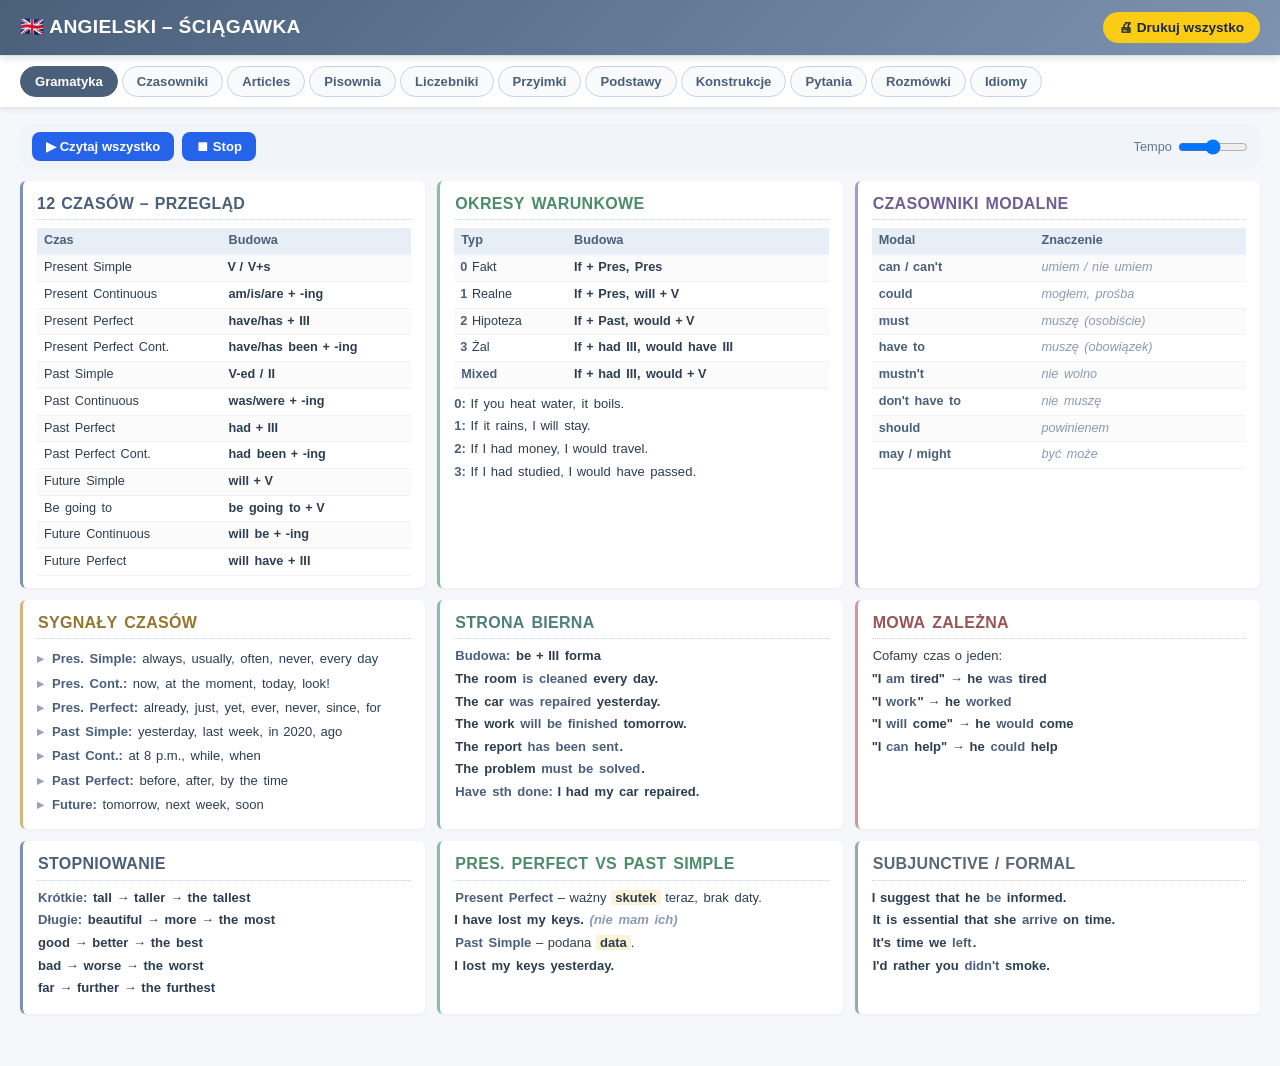
<file: sciagawka.html>
<!DOCTYPE html>
<html lang="pl">
<head>
<meta charset="UTF-8">
<meta name="viewport" content="width=device-width, initial-scale=1.0">
<title>Angielski – Ściągawka</title>
<style>
  * { box-sizing: border-box; margin: 0; padding: 0; }

  body {
    font-family: 'Segoe UI', Arial, sans-serif;
    background: #f5f7fa;
    color: #2c3e50;
    font-size: 10.5pt;
    line-height: 1.4;
  }

  /* ===== NAGŁÓWEK ===== */
  .top-bar {
    background: linear-gradient(135deg, #4a5f7a, #7e93af);
    color: #fff;
    padding: 12px 20px;
    display: flex;
    justify-content: space-between;
    align-items: center;
    box-shadow: 0 2px 8px rgba(0,0,0,.15);
    position: sticky; top: 0; z-index: 50;
    flex-wrap: wrap; gap: 10px;
  }
  .top-bar h1 { font-size: 1.2rem; font-weight: 700; letter-spacing: .3px; }
  .print-btn {
    padding: 8px 16px;
    background: #facc15; color: #1e293b;
    border: none; border-radius: 20px;
    font-weight: 700; font-size: .85rem;
    cursor: pointer;
  }
  .print-btn:hover { background: #eab308; }

  /* ===== ZAKŁADKI ===== */
  .tabs-nav {
    display: flex;
    flex-wrap: wrap;
    gap: 4px;
    padding: 10px 20px;
    background: #fff;
    border-bottom: 2px solid #e2e8f0;
    position: sticky; top: 56px; z-index: 40;
    box-shadow: 0 2px 6px rgba(0,0,0,.05);
  }
  .tab-btn {
    padding: 7px 14px;
    border: 1.5px solid #c8d2e0;
    border-radius: 18px;
    background: #f8fafc;
    color: #4a5f7a;
    font-weight: 600;
    font-size: .82rem;
    cursor: pointer;
    transition: .15s;
  }
  .tab-btn:hover { background: #e8eef5; }
  .tab-btn.active {
    background: #4a5f7a; color: #fff;
    border-color: #4a5f7a;
  }

  /* ===== TREŚĆ ===== */
  .tab-content {
    display: none;
    padding: 16px 20px 40px;
    max-width: 1400px;
    margin: 0 auto;
  }
  .tab-content.active { display: block; }

  .grid-2col { display: grid; grid-template-columns: 1fr 1fr; gap: 12px; }
  .grid-3col { display: grid; grid-template-columns: 1fr 1fr 1fr; gap: 12px; }

  .box {
    background: #fff;
    border-left: 3.5px solid #7e93af;
    border-radius: 6px;
    padding: 12px 14px;
    box-shadow: 0 1px 3px rgba(0,0,0,.05);
    margin-bottom: 12px;
    break-inside: avoid;
  }
  .box h2 {
    font-size: 1rem;
    color: #4a5f7a;
    margin-bottom: 8px;
    padding-bottom: 4px;
    border-bottom: 1.5px dotted #c8d2e0;
    text-transform: uppercase;
    letter-spacing: .3px;
    font-weight: 700;
  }

  .box.green  { border-color: #86bfa1; }
  .box.green h2  { color: #4d8c6a; }
  .box.amber  { border-color: #d4b678; }
  .box.amber h2  { color: #96762f; }
  .box.rose   { border-color: #d49595; }
  .box.rose h2   { color: #9a5555; }
  .box.purple { border-color: #a99bc9; }
  .box.purple h2 { color: #6f5e96; }
  .box.teal   { border-color: #86bcb6; }
  .box.teal h2   { color: #4d8079; }
  .box.slate  { border-color: #9aa7b8; }
  .box.slate h2  { color: #5b6878; }

  table {
    width: 100%;
    border-collapse: collapse;
    font-size: 9.5pt;
  }
  td, th {
    padding: 4px 6px;
    text-align: left;
    vertical-align: top;
    border-bottom: 1px solid #eef2f7;
  }
  th {
    background: #e8eef5;
    font-weight: 700;
    color: #4a5f7a;
    font-size: 9.5pt;
  }
  tr:nth-child(even) td { background: rgba(0,0,0,.015); }

  b, strong { color: #4a5f7a; }
  .en { color: #2c3e50; font-weight: 600; }
  .pl { color: #8a9bb0; font-style: italic; }
  .hl { background: #fdf3d8; padding: 0 3px; border-radius: 2px; font-weight: 600; }

  ul { list-style: none; }
  ul li {
    padding: 3px 0 3px 14px;
    position: relative;
    font-size: 9.8pt;
  }
  ul li::before {
    content: "▸";
    position: absolute;
    left: 0;
    color: #93a4bb;
    font-weight: 700;
  }

  p { margin-bottom: 6px; font-size: 10pt; }
  p.mini { font-size: 9.8pt; line-height: 1.35; margin-bottom: 5px; }

  /* ===== PASEK AUDIO ===== */
  .audio-bar {
    display: flex;
    gap: 8px;
    align-items: center;
    background: #f1f5f9;
    padding: 8px 12px;
    border-radius: 10px;
    margin-bottom: 12px;
    flex-wrap: wrap;
  }
  .audio-bar button {
    padding: 7px 14px;
    border: none; border-radius: 8px;
    background: #2563eb; color: #fff;
    font-weight: 600; font-size: .82rem;
    cursor: pointer;
    transition: .15s;
  }
  .audio-bar button:hover { background: #1e40af; }
  .audio-bar .rate-mini {
    display: flex; align-items: center; gap: 6px;
    margin-left: auto; font-size: .8rem; color: #64748b;
  }
  .audio-bar .rate-mini input { width: 70px; }

  /* ===== KLIKALNE SŁOWA ===== */
  .word {
    display: inline;
    cursor: pointer;
    border-radius: 3px;
    padding: 0 1px;
    transition: background .12s;
  }
  .word:hover { background: rgba(37,99,235,.18); }
  .word.speaking { background: rgba(250,204,21,.85); }

  /* ===== POPUP ===== */
  .word-popup {
    position: fixed;
    z-index: 1000;
    background: #fff;
    border: 2px solid #2563eb;
    border-radius: 10px;
    padding: 10px 12px;
    width: 220px;
    max-width: 90vw;
    box-shadow: 0 8px 24px rgba(0,0,0,.25);
    font-family: 'Segoe UI', Arial, sans-serif;
    font-size: .88rem;
  }
  .word-popup.hidden { display: none; }
  .wp-word {
    font-weight: 700; color: #1e40af;
    font-size: 1rem; margin-bottom: 8px;
    word-break: break-word;
  }
  .wp-buttons { display: flex; gap: 5px; flex-wrap: wrap; }
  .wp-buttons button,
  .wp-buttons a {
    padding: 6px 10px; border: none; border-radius: 7px;
    background: #dbeafe; color: #1e40af;
    font-weight: 700; font-size: .78rem;
    cursor: pointer; text-decoration: none;
    display: inline-block; text-align: center;
    flex: 1; min-width: 55px;
    transition: .15s;
  }
  .wp-buttons button:hover,
  .wp-buttons a:hover { background: #bfdbfe; }
  .wp-buttons a.google {
    background: #fef3c7; color: #92400e;
  }
  .wp-buttons a.google:hover { background: #fde68a; }
  .wp-buttons button.save {
    background: #10b981; color: #fff;
  }
  .wp-buttons button.save:hover { background: #059669; }

  /* ===== DRUK ===== */
  @media print {
    @page { size: A4; margin: 8mm; }
    body { background: #fff; font-size: 9pt; }
    .top-bar, .tabs-nav, .audio-bar, .word-popup { display: none !important; }
    .tab-content { display: block !important; page-break-after: always; padding: 0; max-width: 100%; }
    .tab-content:last-child { page-break-after: auto; }
    .box { box-shadow: none; border: 1px solid #ddd; }
    .word { background: transparent !important; }
  }
</style>
</head>
<body>

<div class="top-bar">
  <h1>🇬🇧 ANGIELSKI – ŚCIĄGAWKA</h1>
  <button class="print-btn" onclick="window.print()">🖨 Drukuj wszystko</button>
</div>

<nav class="tabs-nav" id="tabsNav">
  <button class="tab-btn active" data-tab="gramatyka">Gramatyka</button>
  <button class="tab-btn" data-tab="czasowniki">Czasowniki</button>
  <button class="tab-btn" data-tab="articles">Articles</button>
  <button class="tab-btn" data-tab="pisownia">Pisownia</button>
  <button class="tab-btn" data-tab="liczebniki">Liczebniki</button>
  <button class="tab-btn" data-tab="przyimki">Przyimki</button>
  <button class="tab-btn" data-tab="podstawy">Podstawy</button>
  <button class="tab-btn" data-tab="konstrukcje">Konstrukcje</button>
  <button class="tab-btn" data-tab="pytania">Pytania</button>
  <button class="tab-btn" data-tab="rozmowki">Rozmówki</button>
  <button class="tab-btn" data-tab="idiomy">Idiomy</button>
</nav>

<!-- ===================== GRAMATYKA ===================== -->
<div class="tab-content active" id="tab-gramatyka">

  <div class="grid-3col">
    <div class="box">
      <h2>12 czasów – przegląd</h2>
      <table>
        <tr><th>Czas</th><th>Budowa</th></tr>
        <tr><td>Present Simple</td><td class="en">V / V+s</td></tr>
        <tr><td>Present Continuous</td><td class="en">am/is/are + -ing</td></tr>
        <tr><td>Present Perfect</td><td class="en">have/has + III</td></tr>
        <tr><td>Present Perfect Cont.</td><td class="en">have/has been + -ing</td></tr>
        <tr><td>Past Simple</td><td class="en">V-ed / II</td></tr>
        <tr><td>Past Continuous</td><td class="en">was/were + -ing</td></tr>
        <tr><td>Past Perfect</td><td class="en">had + III</td></tr>
        <tr><td>Past Perfect Cont.</td><td class="en">had been + -ing</td></tr>
        <tr><td>Future Simple</td><td class="en">will + V</td></tr>
        <tr><td>Be going to</td><td class="en">be going to + V</td></tr>
        <tr><td>Future Continuous</td><td class="en">will be + -ing</td></tr>
        <tr><td>Future Perfect</td><td class="en">will have + III</td></tr>
      </table>
    </div>

    <div class="box green">
      <h2>Okresy warunkowe</h2>
      <table>
        <tr><th>Typ</th><th>Budowa</th></tr>
        <tr><td><b>0</b> Fakt</td><td class="en">If + Pres, Pres</td></tr>
        <tr><td><b>1</b> Realne</td><td class="en">If + Pres, will + V</td></tr>
        <tr><td><b>2</b> Hipoteza</td><td class="en">If + Past, would + V</td></tr>
        <tr><td><b>3</b> Żal</td><td class="en">If + had III, would have III</td></tr>
        <tr><td><b>Mixed</b></td><td class="en">If + had III, would + V</td></tr>
      </table>
      <p class="mini" style="margin-top:6px;"><b>0:</b> If you heat water, it boils.</p>
      <p class="mini"><b>1:</b> If it rains, I will stay.</p>
      <p class="mini"><b>2:</b> If I had money, I would travel.</p>
      <p class="mini"><b>3:</b> If I had studied, I would have passed.</p>
    </div>

    <div class="box purple">
      <h2>Czasowniki modalne</h2>
      <table>
        <tr><th>Modal</th><th>Znaczenie</th></tr>
        <tr><td><b>can / can't</b></td><td class="pl">umiem / nie umiem</td></tr>
        <tr><td><b>could</b></td><td class="pl">mogłem, prośba</td></tr>
        <tr><td><b>must</b></td><td class="pl">muszę (osobiście)</td></tr>
        <tr><td><b>have to</b></td><td class="pl">muszę (obowiązek)</td></tr>
        <tr><td><b>mustn't</b></td><td class="pl">nie wolno</td></tr>
        <tr><td><b>don't have to</b></td><td class="pl">nie muszę</td></tr>
        <tr><td><b>should</b></td><td class="pl">powinienem</td></tr>
        <tr><td><b>may / might</b></td><td class="pl">być może</td></tr>
      </table>
    </div>
  </div>

  <div class="grid-3col">
    <div class="box amber">
      <h2>Sygnały czasów</h2>
      <ul>
        <li><b>Pres. Simple:</b> always, usually, often, never, every day</li>
        <li><b>Pres. Cont.:</b> now, at the moment, today, look!</li>
        <li><b>Pres. Perfect:</b> already, just, yet, ever, never, since, for</li>
        <li><b>Past Simple:</b> yesterday, last week, in 2020, ago</li>
        <li><b>Past Cont.:</b> at 8 p.m., while, when</li>
        <li><b>Past Perfect:</b> before, after, by the time</li>
        <li><b>Future:</b> tomorrow, next week, soon</li>
      </ul>
    </div>

    <div class="box teal">
      <h2>Strona bierna</h2>
      <p class="mini"><b>Budowa:</b> <span class="en">be + III forma</span></p>
      <p class="mini en">The room <b>is cleaned</b> every day.</p>
      <p class="mini en">The car <b>was repaired</b> yesterday.</p>
      <p class="mini en">The work <b>will be finished</b> tomorrow.</p>
      <p class="mini en">The report <b>has been sent</b>.</p>
      <p class="mini en">The problem <b>must be solved</b>.</p>
      <p class="mini"><b>Have sth done:</b> <span class="en">I had my car repaired.</span></p>
    </div>

    <div class="box rose">
      <h2>Mowa zależna</h2>
      <p class="mini">Cofamy czas o jeden:</p>
      <p class="mini en">"I <b>am</b> tired" → he <b>was</b> tired</p>
      <p class="mini en">"I <b>work</b>" → he <b>worked</b></p>
      <p class="mini en">"I <b>will</b> come" → he <b>would</b> come</p>
      <p class="mini en">"I <b>can</b> help" → he <b>could</b> help</p>
    </div>
  </div>

  <div class="grid-3col">
    <div class="box">
      <h2>Stopniowanie</h2>
      <p class="mini"><b>Krótkie:</b> <span class="en">tall → taller → the tallest</span></p>
      <p class="mini"><b>Długie:</b> <span class="en">beautiful → more → the most</span></p>
      <p class="mini en">good → better → the best</p>
      <p class="mini en">bad → worse → the worst</p>
      <p class="mini en">far → further → the furthest</p>
    </div>

    <div class="box green">
      <h2>Pres. Perfect vs Past Simple</h2>
      <p class="mini"><b>Present Perfect</b> – ważny <span class="hl">skutek</span> teraz, brak daty.</p>
      <p class="mini en">I have lost my keys. <span class="pl">(nie mam ich)</span></p>
      <p class="mini"><b>Past Simple</b> – podana <span class="hl">data</span>.</p>
      <p class="mini en">I lost my keys yesterday.</p>
    </div>

    <div class="box slate">
      <h2>Subjunctive / Formal</h2>
      <p class="mini en">I suggest that he <b>be</b> informed.</p>
      <p class="mini en">It is essential that she <b>arrive</b> on time.</p>
      <p class="mini en">It's time we <b>left</b>.</p>
      <p class="mini en">I'd rather you <b>didn't</b> smoke.</p>
    </div>
  </div>

</div>

<!-- ===================== CZASOWNIKI ===================== -->
<div class="tab-content" id="tab-czasowniki">

  <div class="box rose">
    <h2>100 czasowników nieregularnych</h2>
    <p class="mini" style="margin-bottom:8px;">Kolumny: <b>bezokolicznik</b> · <b>Past Simple (II)</b> · <b>Past Participle (III)</b> · <b>tłumaczenie</b></p>
    <div class="grid-2col">
      <div>
        <table>
          <tr><th>I</th><th>II</th><th>III</th><th>PL</th></tr>
          <tr><td class="en">be</td><td>was/were</td><td>been</td><td class="pl">być</td></tr>
          <tr><td class="en">have</td><td>had</td><td>had</td><td class="pl">mieć</td></tr>
          <tr><td class="en">do</td><td>did</td><td>done</td><td class="pl">robić</td></tr>
          <tr><td class="en">say</td><td>said</td><td>said</td><td class="pl">mówić</td></tr>
          <tr><td class="en">go</td><td>went</td><td>gone</td><td class="pl">iść, jechać</td></tr>
          <tr><td class="en">get</td><td>got</td><td>got</td><td class="pl">dostać, stać się</td></tr>
          <tr><td class="en">make</td><td>made</td><td>made</td><td class="pl">robić, tworzyć</td></tr>
          <tr><td class="en">know</td><td>knew</td><td>known</td><td class="pl">wiedzieć, znać</td></tr>
          <tr><td class="en">think</td><td>thought</td><td>thought</td><td class="pl">myśleć</td></tr>
          <tr><td class="en">take</td><td>took</td><td>taken</td><td class="pl">brać</td></tr>
          <tr><td class="en">see</td><td>saw</td><td>seen</td><td class="pl">widzieć</td></tr>
          <tr><td class="en">come</td><td>came</td><td>come</td><td class="pl">przychodzić</td></tr>
          <tr><td class="en">give</td><td>gave</td><td>given</td><td class="pl">dawać</td></tr>
          <tr><td class="en">find</td><td>found</td><td>found</td><td class="pl">znajdować</td></tr>
          <tr><td class="en">tell</td><td>told</td><td>told</td><td class="pl">mówić, opowiadać</td></tr>
          <tr><td class="en">become</td><td>became</td><td>become</td><td class="pl">stawać się</td></tr>
          <tr><td class="en">leave</td><td>left</td><td>left</td><td class="pl">opuszczać</td></tr>
          <tr><td class="en">feel</td><td>felt</td><td>felt</td><td class="pl">czuć</td></tr>
          <tr><td class="en">put</td><td>put</td><td>put</td><td class="pl">kłaść</td></tr>
          <tr><td class="en">bring</td><td>brought</td><td>brought</td><td class="pl">przynosić</td></tr>
          <tr><td class="en">begin</td><td>began</td><td>begun</td><td class="pl">zaczynać</td></tr>
          <tr><td class="en">keep</td><td>kept</td><td>kept</td><td class="pl">trzymać</td></tr>
          <tr><td class="en">hold</td><td>held</td><td>held</td><td class="pl">trzymać w rękach</td></tr>
          <tr><td class="en">write</td><td>wrote</td><td>written</td><td class="pl">pisać</td></tr>
          <tr><td class="en">stand</td><td>stood</td><td>stood</td><td class="pl">stać</td></tr>
          <tr><td class="en">hear</td><td>heard</td><td>heard</td><td class="pl">słyszeć</td></tr>
          <tr><td class="en">let</td><td>let</td><td>let</td><td class="pl">pozwalać</td></tr>
          <tr><td class="en">mean</td><td>meant</td><td>meant</td><td class="pl">znaczyć</td></tr>
          <tr><td class="en">set</td><td>set</td><td>set</td><td class="pl">ustawiać</td></tr>
          <tr><td class="en">meet</td><td>met</td><td>met</td><td class="pl">spotykać</td></tr>
          <tr><td class="en">run</td><td>ran</td><td>run</td><td class="pl">biegać</td></tr>
          <tr><td class="en">pay</td><td>paid</td><td>paid</td><td class="pl">płacić</td></tr>
          <tr><td class="en">sit</td><td>sat</td><td>sat</td><td class="pl">siedzieć</td></tr>
          <tr><td class="en">speak</td><td>spoke</td><td>spoken</td><td class="pl">mówić</td></tr>
          <tr><td class="en">lie</td><td>lay</td><td>lain</td><td class="pl">leżeć</td></tr>
          <tr><td class="en">lead</td><td>led</td><td>led</td><td class="pl">prowadzić</td></tr>
          <tr><td class="en">read</td><td>read</td><td>read</td><td class="pl">czytać</td></tr>
          <tr><td class="en">grow</td><td>grew</td><td>grown</td><td class="pl">rosnąć</td></tr>
          <tr><td class="en">lose</td><td>lost</td><td>lost</td><td class="pl">gubić, tracić</td></tr>
          <tr><td class="en">fall</td><td>fell</td><td>fallen</td><td class="pl">upadać</td></tr>
          <tr><td class="en">send</td><td>sent</td><td>sent</td><td class="pl">wysyłać</td></tr>
          <tr><td class="en">build</td><td>built</td><td>built</td><td class="pl">budować</td></tr>
          <tr><td class="en">understand</td><td>understood</td><td>understood</td><td class="pl">rozumieć</td></tr>
          <tr><td class="en">draw</td><td>drew</td><td>drawn</td><td class="pl">rysować</td></tr>
          <tr><td class="en">break</td><td>broke</td><td>broken</td><td class="pl">łamać</td></tr>
          <tr><td class="en">spend</td><td>spent</td><td>spent</td><td class="pl">wydawać, spędzać</td></tr>
          <tr><td class="en">cut</td><td>cut</td><td>cut</td><td class="pl">ciąć</td></tr>
          <tr><td class="en">rise</td><td>rose</td><td>risen</td><td class="pl">wznosić się</td></tr>
          <tr><td class="en">drive</td><td>drove</td><td>driven</td><td class="pl">prowadzić auto</td></tr>
          <tr><td class="en">buy</td><td>bought</td><td>bought</td><td class="pl">kupować</td></tr>
        </table>
      </div>
      <div>
        <table>
          <tr><th>I</th><th>II</th><th>III</th><th>PL</th></tr>
          <tr><td class="en">wear</td><td>wore</td><td>worn</td><td class="pl">nosić ubranie</td></tr>
          <tr><td class="en">choose</td><td>chose</td><td>chosen</td><td class="pl">wybierać</td></tr>
          <tr><td class="en">eat</td><td>ate</td><td>eaten</td><td class="pl">jeść</td></tr>
          <tr><td class="en">drink</td><td>drank</td><td>drunk</td><td class="pl">pić</td></tr>
          <tr><td class="en">sing</td><td>sang</td><td>sung</td><td class="pl">śpiewać</td></tr>
          <tr><td class="en">swim</td><td>swam</td><td>swum</td><td class="pl">pływać</td></tr>
          <tr><td class="en">sleep</td><td>slept</td><td>slept</td><td class="pl">spać</td></tr>
          <tr><td class="en">wake</td><td>woke</td><td>woken</td><td class="pl">budzić się</td></tr>
          <tr><td class="en">forget</td><td>forgot</td><td>forgotten</td><td class="pl">zapominać</td></tr>
          <tr><td class="en">teach</td><td>taught</td><td>taught</td><td class="pl">uczyć kogoś</td></tr>
          <tr><td class="en">catch</td><td>caught</td><td>caught</td><td class="pl">łapać</td></tr>
          <tr><td class="en">fight</td><td>fought</td><td>fought</td><td class="pl">walczyć</td></tr>
          <tr><td class="en">throw</td><td>threw</td><td>thrown</td><td class="pl">rzucać</td></tr>
          <tr><td class="en">fly</td><td>flew</td><td>flown</td><td class="pl">latać</td></tr>
          <tr><td class="en">blow</td><td>blew</td><td>blown</td><td class="pl">dmuchać</td></tr>
          <tr><td class="en">show</td><td>showed</td><td>shown</td><td class="pl">pokazywać</td></tr>
          <tr><td class="en">shut</td><td>shut</td><td>shut</td><td class="pl">zamykać</td></tr>
          <tr><td class="en">hurt</td><td>hurt</td><td>hurt</td><td class="pl">ranić, boleć</td></tr>
          <tr><td class="en">beat</td><td>beat</td><td>beaten</td><td class="pl">bić</td></tr>
          <tr><td class="en">bite</td><td>bit</td><td>bitten</td><td class="pl">gryźć</td></tr>
          <tr><td class="en">hide</td><td>hid</td><td>hidden</td><td class="pl">ukrywać</td></tr>
          <tr><td class="en">hit</td><td>hit</td><td>hit</td><td class="pl">uderzać</td></tr>
          <tr><td class="en">lay</td><td>laid</td><td>laid</td><td class="pl">kłaść</td></tr>
          <tr><td class="en">lend</td><td>lent</td><td>lent</td><td class="pl">pożyczać komuś</td></tr>
          <tr><td class="en">light</td><td>lit</td><td>lit</td><td class="pl">zapalać</td></tr>
          <tr><td class="en">shake</td><td>shook</td><td>shaken</td><td class="pl">potrząsać</td></tr>
          <tr><td class="en">shine</td><td>shone</td><td>shone</td><td class="pl">świecić</td></tr>
          <tr><td class="en">shoot</td><td>shot</td><td>shot</td><td class="pl">strzelać</td></tr>
          <tr><td class="en">sink</td><td>sank</td><td>sunk</td><td class="pl">tonąć</td></tr>
          <tr><td class="en">slide</td><td>slid</td><td>slid</td><td class="pl">ślizgać się</td></tr>
          <tr><td class="en">smell</td><td>smelt</td><td>smelt</td><td class="pl">wąchać</td></tr>
          <tr><td class="en">spill</td><td>spilt</td><td>spilt</td><td class="pl">rozlewać</td></tr>
          <tr><td class="en">split</td><td>split</td><td>split</td><td class="pl">dzielić</td></tr>
          <tr><td class="en">spread</td><td>spread</td><td>spread</td><td class="pl">rozprzestrzeniać</td></tr>
          <tr><td class="en">steal</td><td>stole</td><td>stolen</td><td class="pl">kraść</td></tr>
          <tr><td class="en">stick</td><td>stuck</td><td>stuck</td><td class="pl">przyklejać</td></tr>
          <tr><td class="en">sting</td><td>stung</td><td>stung</td><td class="pl">żądlić</td></tr>
          <tr><td class="en">strike</td><td>struck</td><td>struck</td><td class="pl">uderzać</td></tr>
          <tr><td class="en">swear</td><td>swore</td><td>sworn</td><td class="pl">przysięgać</td></tr>
          <tr><td class="en">sweep</td><td>swept</td><td>swept</td><td class="pl">zamiatać</td></tr>
          <tr><td class="en">swing</td><td>swung</td><td>swung</td><td class="pl">kołysać</td></tr>
          <tr><td class="en">tear</td><td>tore</td><td>torn</td><td class="pl">drzeć</td></tr>
          <tr><td class="en">win</td><td>won</td><td>won</td><td class="pl">wygrywać</td></tr>
          <tr><td class="en">wind</td><td>wound</td><td>wound</td><td class="pl">nawijać</td></tr>
          <tr><td class="en">sell</td><td>sold</td><td>sold</td><td class="pl">sprzedawać</td></tr>
          <tr><td class="en">seek</td><td>sought</td><td>sought</td><td class="pl">szukać</td></tr>
          <tr><td class="en">feed</td><td>fed</td><td>fed</td><td class="pl">karmić</td></tr>
          <tr><td class="en">fit</td><td>fit</td><td>fit</td><td class="pl">pasować</td></tr>
          <tr><td class="en">hang</td><td>hung</td><td>hung</td><td class="pl">wieszać</td></tr>
        </table>
      </div>
    </div>
  </div>

</div>

<!-- ===================== ARTICLES ===================== -->
<div class="tab-content" id="tab-articles">

  <div class="grid-2col">

    <div class="box green">
      <h2>A / AN – przedimek nieokreślony</h2>
      <p class="mini"><b>A</b> – przed słowem zaczynającym się na <b>spółgłoskę</b>:</p>
      <p class="mini en">a book, a car, a university</p>
      <p class="mini"><b>AN</b> – przed słowem zaczynającym się na <b>samogłoskę</b>:</p>
      <p class="mini en">an apple, an hour, an MBA</p>
      <p class="mini" style="margin-top:6px;"><b>Kiedy używamy a/an:</b></p>
      <ul>
        <li>Rzecz pojedyncza, <b>nieokreślona</b>: I saw a dog.</li>
        <li>Zawody: She's a doctor.</li>
        <li>Pierwsza wzmianka: I have a cat. The cat is black.</li>
        <li>W znaczeniu „jeden": Wait a moment.</li>
      </ul>
    </div>

    <div class="box purple">
      <h2>THE – przedimek określony</h2>
      <p class="mini"><b>Używamy gdy:</b></p>
      <ul>
        <li>Już wspomniane: I have a cat. <b>The</b> cat is black.</li>
        <li>Jedno w swoim rodzaju: <b>the</b> sun, <b>the</b> moon</li>
        <li>Konkretna rzecz: <b>the</b> book on the table</li>
        <li>Superlatywy: <b>the</b> best, <b>the</b> biggest</li>
        <li>Liczebniki porządkowe: <b>the</b> first, <b>the</b> second</li>
        <li>Nazwy rzek, mórz: <b>the</b> Vistula, <b>the</b> Baltic</li>
        <li>Państwa w liczbie mnogiej: <b>the</b> Netherlands, <b>the</b> USA</li>
        <li>Instrumenty: play <b>the</b> piano</li>
      </ul>
    </div>

  </div>

  <div class="box amber">
    <h2>BRAK przedimka (zero article)</h2>
    <p class="mini"><b>NIE używamy the gdy:</b></p>
    <div class="grid-2col">
      <ul>
        <li>Nazwy osób: <b>Anna</b>, <b>Tom</b></li>
        <li>Większość państw: <b>Poland</b>, <b>France</b></li>
        <li>Miasta: <b>Warsaw</b>, <b>London</b></li>
        <li>Posiłki: I eat <b>breakfast</b> at 8.</li>
        <li>Języki: I speak <b>English</b>.</li>
        <li>Sport: I play <b>football</b>.</li>
        <li>Dni, miesiące: on <b>Monday</b>, in <b>May</b></li>
      </ul>
      <ul>
        <li>Rzeczowniki ogólne w lm.: I like <b>dogs</b>.</li>
        <li>Niepoliczalne: I like <b>music</b>.</li>
        <li>Pory roku: in <b>summer</b></li>
        <li>Nazwy ulic: on <b>Main Street</b></li>
        <li>Lotniska: at <b>Heathrow</b></li>
        <li>Szkoła, praca (ogólnie): go to <b>school</b>, <b>work</b></li>
      </ul>
    </div>
  </div>

  <div class="box teal">
    <h2>Wyjątki – trudne przypadki</h2>
    <table>
      <tr><th>Sytuacja</th><th>Zasada</th></tr>
      <tr><td class="en">go to bed / go to <b>the</b> bed</td><td class="pl">iść spać / podejść do łóżka</td></tr>
      <tr><td class="en">go to school / go to <b>the</b> school</td><td class="pl">uczyć się / iść do budynku</td></tr>
      <tr><td class="en">at home / at <b>the</b> home</td><td class="pl">w domu / w domu opieki</td></tr>
      <tr><td class="en">in the morning / at night</td><td class="pl">rano / w nocy</td></tr>
    </table>
  </div>

</div>

<!-- ===================== PISOWNIA ===================== -->
<div class="tab-content" id="tab-pisownia">

  <div class="grid-2col">

    <div class="box green">
      <h2>Końcówka -ING</h2>
      <table>
        <tr><th>Zasada</th><th>Przykład</th></tr>
        <tr><td>Zwykle dodaj -ing</td><td class="en">work → working</td></tr>
        <tr><td>Kończy się na -e → usuń -e</td><td class="en">write → writing</td></tr>
        <tr><td>1 sylaba CVC → podwój</td><td class="en">run → running</td></tr>
        <tr><td>-ie → -y</td><td class="en">lie → lying</td></tr>
        <tr><td>Akcent na ostatniej → podwój</td><td class="en">begin → beginning</td></tr>
        <tr><td>-y → zostaw</td><td class="en">play → playing</td></tr>
      </table>
    </div>

    <div class="box amber">
      <h2>Końcówka -ED</h2>
      <table>
        <tr><th>Zasada</th><th>Przykład</th></tr>
        <tr><td>Zwykle dodaj -ed</td><td class="en">work → worked</td></tr>
        <tr><td>-e → dodaj -d</td><td class="en">like → liked</td></tr>
        <tr><td>Spółgłoska + y → -ied</td><td class="en">study → studied</td></tr>
        <tr><td>Samogłoska + y → -ed</td><td class="en">play → played</td></tr>
        <tr><td>1 sylaba CVC → podwój</td><td class="en">stop → stopped</td></tr>
      </table>
    </div>

  </div>

  <div class="grid-2col">

    <div class="box purple">
      <h2>Liczba mnoga (plural)</h2>
      <table>
        <tr><th>Zasada</th><th>Przykład</th></tr>
        <tr><td>Zwykle -s</td><td class="en">book → books</td></tr>
        <tr><td>-s,-ss,-sh,-ch,-x → -es</td><td class="en">box → boxes</td></tr>
        <tr><td>Spółgłoska + y → -ies</td><td class="en">city → cities</td></tr>
        <tr><td>Samogłoska + y → -s</td><td class="en">boy → boys</td></tr>
        <tr><td>-f / -fe → -ves</td><td class="en">knife → knives</td></tr>
        <tr><td>-o → -es (część)</td><td class="en">potato → potatoes</td></tr>
      </table>
      <p class="mini" style="margin-top:6px;"><b>Nieregularne:</b></p>
      <p class="mini en">man → men, woman → women, child → children, foot → feet, tooth → teeth, mouse → mice, person → people</p>
    </div>

    <div class="box rose">
      <h2>3 os. l.poj. (-S)</h2>
      <p class="mini">Present Simple, he/she/it:</p>
      <table>
        <tr><th>Zasada</th><th>Przykład</th></tr>
        <tr><td>Zwykle -s</td><td class="en">work → works</td></tr>
        <tr><td>-s,-sh,-ch,-x,-o → -es</td><td class="en">go → goes</td></tr>
        <tr><td>Spółgłoska + y → -ies</td><td class="en">study → studies</td></tr>
        <tr><td>Samogłoska + y → -s</td><td class="en">play → plays</td></tr>
        <tr><td>have → has</td><td class="en">She has a car.</td></tr>
        <tr><td>be → is</td><td class="en">He is happy.</td></tr>
      </table>
    </div>

  </div>

  <div class="box teal">
    <h2>Końcówki -ER / -EST (stopniowanie)</h2>
    <table>
      <tr><th>Zasada</th><th>Przykład</th></tr>
      <tr><td>1 sylaba → -er / -est</td><td class="en">tall → taller → the tallest</td></tr>
      <tr><td>Kończy się na -e → -r / -st</td><td class="en">nice → nicer → the nicest</td></tr>
      <tr><td>Spółgłoska + y → -ier / -iest</td><td class="en">happy → happier → the happiest</td></tr>
      <tr><td>1 sylaba CVC → podwój</td><td class="en">big → bigger → the biggest</td></tr>
      <tr><td>2+ sylaby → more / the most</td><td class="en">beautiful → more beautiful → the most beautiful</td></tr>
    </table>
  </div>

</div>

<!-- ===================== LICZEBNIKI ===================== -->
<div class="tab-content" id="tab-liczebniki">

  <div class="grid-2col">

    <div class="box green">
      <h2>Liczebniki główne 1–100</h2>
      <table>
        <tr><th>Liczba</th><th>EN</th><th>Liczba</th><th>EN</th></tr>
        <tr><td>1</td><td>one</td><td>11</td><td>eleven</td></tr>
        <tr><td>2</td><td>two</td><td>12</td><td>twelve</td></tr>
        <tr><td>3</td><td>three</td><td>13</td><td>thirteen</td></tr>
        <tr><td>4</td><td>four</td><td>14</td><td>fourteen</td></tr>
        <tr><td>5</td><td>five</td><td>15</td><td>fifteen</td></tr>
        <tr><td>6</td><td>six</td><td>16</td><td>sixteen</td></tr>
        <tr><td>7</td><td>seven</td><td>17</td><td>seventeen</td></tr>
        <tr><td>8</td><td>eight</td><td>18</td><td>eighteen</td></tr>
        <tr><td>9</td><td>nine</td><td>19</td><td>nineteen</td></tr>
        <tr><td>10</td><td>ten</td><td>20</td><td>twenty</td></tr>
      </table>
      <p class="mini" style="margin-top:6px;"><b>Dziesiątki:</b></p>
      <p class="mini en">30 thirty · 40 forty · 50 fifty · 60 sixty · 70 seventy · 80 eighty · 90 ninety · 100 one hundred</p>
      <p class="mini" style="margin-top:4px;"><b>21–99:</b> <span class="en">twenty-one, thirty-five, ninety-nine</span></p>
    </div>

    <div class="box purple">
      <h2>Liczebniki porządkowe</h2>
      <table>
        <tr><th>Liczba</th><th>EN</th></tr>
        <tr><td>1st</td><td>first</td></tr>
        <tr><td>2nd</td><td>second</td></tr>
        <tr><td>3rd</td><td>third</td></tr>
        <tr><td>4th</td><td>fourth</td></tr>
        <tr><td>5th</td><td>fifth</td></tr>
        <tr><td>6th–9th</td><td>sixth, seventh, eighth, ninth</td></tr>
        <tr><td>10th</td><td>tenth</td></tr>
        <tr><td>11th</td><td>eleventh</td></tr>
        <tr><td>12th</td><td>twelfth</td></tr>
        <tr><td>13th–19th</td><td>-th (thirteenth…)</td></tr>
        <tr><td>20th</td><td>twentieth</td></tr>
        <tr><td>21st</td><td>twenty-first</td></tr>
        <tr><td>30th</td><td>thirtieth</td></tr>
      </table>
    </div>

  </div>

  <div class="grid-2col">

    <div class="box amber">
      <h2>Godziny</h2>
      <p class="mini"><b>Pełne godziny:</b></p>
      <p class="mini en">3:00 – three o'clock</p>
      <p class="mini"><b>Połówki:</b></p>
      <p class="mini en">3:30 – half past three</p>
      <p class="mini"><b>Kwadranse:</b></p>
      <p class="mini en">3:15 – quarter past three</p>
      <p class="mini en">3:45 – quarter to four</p>
      <p class="mini"><b>Inne:</b></p>
      <p class="mini en">3:10 – ten past three</p>
      <p class="mini en">3:50 – ten to four</p>
      <p class="mini"><b>AM / PM:</b> <span class="en">9 AM, 5 PM</span></p>
      <p class="mini" style="margin-top:6px;"><b>Pytanie:</b> <span class="en">What time is it?</span></p>
    </div>

    <div class="box teal">
      <h2>Daty</h2>
      <p class="mini"><b>Zapis brytyjski:</b> <span class="en">5 May 2025</span></p>
      <p class="mini"><b>Zapis amerykański:</b> <span class="en">May 5, 2025</span></p>
      <p class="mini" style="margin-top:6px;"><b>Pytanie:</b></p>
      <p class="mini en">What's the date today?</p>
      <p class="mini"><b>Rok:</b></p>
      <p class="mini en">2025 → twenty twenty-five</p>
      <p class="mini en">1998 → nineteen ninety-eight</p>
      <p class="mini en">1900 → nineteen hundred</p>
      <p class="mini en">2000 → two thousand</p>
    </div>

  </div>

  <div class="box green">
    <h2>Matematyka</h2>
    <div class="grid-2col">
      <p class="mini"><b>+</b> plus &nbsp;·&nbsp; <b>−</b> minus</p>
      <p class="mini"><b>×</b> times &nbsp;·&nbsp; <b>÷</b> divided by</p>
      <p class="mini"><b>=</b> equals / is</p>
      <p class="mini en">2 + 3 = 5 → two plus three is five</p>
      <p class="mini"><b>Ułamek:</b> ½ a half, ⅓ a third, ¼ a quarter</p>
      <p class="mini"><b>Procent:</b> 50% – fifty percent</p>
    </div>
  </div>

</div>

<!-- ===================== PRZYIMKI ===================== -->
<div class="tab-content" id="tab-przyimki">

  <div class="grid-2col">

    <div class="box green">
      <h2>IN / ON / AT – CZAS</h2>
      <table>
        <tr><th>IN</th><th>ON</th><th>AT</th></tr>
        <tr>
          <td>miesiące: in May<br>lata: in 2025<br>pory roku: in summer<br>pory dnia: in the morning<br>okresy: in 2 hours</td>
          <td>dni: on Monday<br>daty: on 5th May<br>dni + część dnia: on Monday morning</td>
          <td>godziny: at 5 o'clock<br>noce: at night<br>weekend (GB): at the weekend<br>święta: at Christmas</td>
        </tr>
      </table>
      <p class="mini" style="margin-top:6px;"><b>Brak przyimka:</b> next week, last year, this month, tomorrow, yesterday, today</p>
    </div>

    <div class="box purple">
      <h2>IN / ON / AT – MIEJSCE</h2>
      <table>
        <tr><th>IN</th><th>ON</th><th>AT</th></tr>
        <tr>
          <td>zamknięte przestrzenie: in a box<br>kraje, miasta: in Poland<br>woda: in the sea</td>
          <td>powierzchnie: on the table<br>transport: on a bus<br>piętra: on the first floor</td>
          <td>konkretne miejsca: at the door<br>budynki (ogólnie): at school, at home</td>
        </tr>
      </table>
    </div>

  </div>

  <div class="grid-2col">

    <div class="box amber">
      <h2>Inne ważne przyimki</h2>
      <table>
        <tr><th>Przyimek</th><th>Znaczenie</th><th>Przykład</th></tr>
        <tr><td><b>under</b></td><td class="pl">pod</td><td class="en">under the table</td></tr>
        <tr><td><b>over</b></td><td class="pl">nad</td><td class="en">over the bridge</td></tr>
        <tr><td><b>above</b></td><td class="pl">ponad</td><td class="en">above the clouds</td></tr>
        <tr><td><b>below</b></td><td class="pl">poniżej</td><td class="en">below zero</td></tr>
        <tr><td><b>between</b></td><td class="pl">między (2)</td><td class="en">between us</td></tr>
        <tr><td><b>among</b></td><td class="pl">wśród (wiele)</td><td class="en">among friends</td></tr>
        <tr><td><b>behind</b></td><td class="pl">za</td><td class="en">behind the house</td></tr>
        <tr><td><b>in front of</b></td><td class="pl">przed</td><td class="en">in front of the shop</td></tr>
        <tr><td><b>next to / beside</b></td><td class="pl">obok</td><td class="en">next to me</td></tr>
        <tr><td><b>near</b></td><td class="pl">blisko</td><td class="en">near the park</td></tr>
        <tr><td><b>opposite</b></td><td class="pl">naprzeciwko</td><td class="en">opposite the bank</td></tr>
        <tr><td><b>through</b></td><td class="pl">przez środek</td><td class="en">through the tunnel</td></tr>
        <tr><td><b>across</b></td><td class="pl">przez (na drugą)</td><td class="en">across the street</td></tr>
        <tr><td><b>along</b></td><td class="pl">wzdłuż</td><td class="en">along the river</td></tr>
      </table>
    </div>

    <div class="box teal">
      <h2>Czasownik + przyimek</h2>
      <table>
        <tr><th>Angielski</th><th>Polski</th></tr>
        <tr><td class="en">depend on</td><td class="pl">zależeć od</td></tr>
        <tr><td class="en">wait for</td><td class="pl">czekać na</td></tr>
        <tr><td class="en">listen to</td><td class="pl">słuchać</td></tr>
        <tr><td class="en">look at</td><td class="pl">patrzeć na</td></tr>
        <tr><td class="en">look for</td><td class="pl">szukać</td></tr>
        <tr><td class="en">look after</td><td class="pl">opiekować się</td></tr>
        <tr><td class="en">belong to</td><td class="pl">należeć do</td></tr>
        <tr><td class="en">consist of</td><td class="pl">składać się z</td></tr>
        <tr><td class="en">ask for</td><td class="pl">prosić o</td></tr>
        <tr><td class="en">apologise for</td><td class="pl">przepraszać za</td></tr>
        <tr><td class="en">succeed in</td><td class="pl">odnieść sukces w</td></tr>
        <tr><td class="en">complain about</td><td class="pl">skarżyć się na</td></tr>
        <tr><td class="en">think about / of</td><td class="pl">myśleć o</td></tr>
        <tr><td class="en">agree with</td><td class="pl">zgadzać się z</td></tr>
      </table>
    </div>

  </div>

</div>

<!-- ===================== PODSTAWY ===================== -->
<div class="tab-content" id="tab-podstawy">

  <div class="grid-3col">

    <div class="box">
      <h2>Kolory</h2>
      <table>
        <tr><td class="en">red</td><td class="pl">czerwony</td></tr>
        <tr><td class="en">blue</td><td class="pl">niebieski</td></tr>
        <tr><td class="en">green</td><td class="pl">zielony</td></tr>
        <tr><td class="en">yellow</td><td class="pl">żółty</td></tr>
        <tr><td class="en">black</td><td class="pl">czarny</td></tr>
        <tr><td class="en">white</td><td class="pl">biały</td></tr>
        <tr><td class="en">orange</td><td class="pl">pomarańczowy</td></tr>
        <tr><td class="en">purple</td><td class="pl">fioletowy</td></tr>
        <tr><td class="en">pink</td><td class="pl">różowy</td></tr>
        <tr><td class="en">brown</td><td class="pl">brązowy</td></tr>
        <tr><td class="en">grey / gray</td><td class="pl">szary</td></tr>
      </table>
    </div>

    <div class="box green">
      <h2>Dni tygodnia</h2>
      <table>
        <tr><td class="en">Monday</td><td class="pl">poniedziałek</td></tr>
        <tr><td class="en">Tuesday</td><td class="pl">wtorek</td></tr>
        <tr><td class="en">Wednesday</td><td class="pl">środa</td></tr>
        <tr><td class="en">Thursday</td><td class="pl">czwartek</td></tr>
        <tr><td class="en">Friday</td><td class="pl">piątek</td></tr>
        <tr><td class="en">Saturday</td><td class="pl">sobota</td></tr>
        <tr><td class="en">Sunday</td><td class="pl">niedziela</td></tr>
      </table>
      <p class="mini" style="margin-top:6px;"><b>Uwaga:</b> dni piszemy <b>wielką literą</b>!</p>
    </div>

    <div class="box amber">
      <h2>Miesiące</h2>
      <table>
        <tr><td class="en">January</td><td class="pl">styczeń</td></tr>
        <tr><td class="en">February</td><td class="pl">luty</td></tr>
        <tr><td class="en">March</td><td class="pl">marzec</td></tr>
        <tr><td class="en">April</td><td class="pl">kwiecień</td></tr>
        <tr><td class="en">May</td><td class="pl">maj</td></tr>
        <tr><td class="en">June</td><td class="pl">czerwiec</td></tr>
        <tr><td class="en">July</td><td class="pl">lipiec</td></tr>
        <tr><td class="en">August</td><td class="pl">sierpień</td></tr>
        <tr><td class="en">September</td><td class="pl">wrzesień</td></tr>
        <tr><td class="en">October</td><td class="pl">październik</td></tr>
        <tr><td class="en">November</td><td class="pl">listopad</td></tr>
        <tr><td class="en">December</td><td class="pl">grudzień</td></tr>
      </table>
    </div>

  </div>

  <div class="grid-3col">

    <div class="box purple">
      <h2>Rodzina</h2>
      <table>
        <tr><td class="en">mother</td><td class="pl">matka</td></tr>
        <tr><td class="en">father</td><td class="pl">ojciec</td></tr>
        <tr><td class="en">parents</td><td class="pl">rodzice</td></tr>
        <tr><td class="en">son / daughter</td><td class="pl">syn / córka</td></tr>
        <tr><td class="en">brother / sister</td><td class="pl">brat / siostra</td></tr>
        <tr><td class="en">grandmother</td><td class="pl">babcia</td></tr>
        <tr><td class="en">grandfather</td><td class="pl">dziadek</td></tr>
        <tr><td class="en">aunt / uncle</td><td class="pl">ciocia / wujek</td></tr>
        <tr><td class="en">cousin</td><td class="pl">kuzyn/ka</td></tr>
        <tr><td class="en">wife / husband</td><td class="pl">żona / mąż</td></tr>
      </table>
    </div>

    <div class="box teal">
      <h2>Pogoda</h2>
      <table>
        <tr><td class="en">sunny</td><td class="pl">słonecznie</td></tr>
        <tr><td class="en">rainy</td><td class="pl">deszczowo</td></tr>
        <tr><td class="en">cloudy</td><td class="pl">pochmurnie</td></tr>
        <tr><td class="en">windy</td><td class="pl">wietrznie</td></tr>
        <tr><td class="en">snowy</td><td class="pl">śnieżnie</td></tr>
        <tr><td class="en">foggy</td><td class="pl">mgliście</td></tr>
        <tr><td class="en">warm</td><td class="pl">ciepło</td></tr>
        <tr><td class="en">cold</td><td class="pl">zimno</td></tr>
        <tr><td class="en">hot</td><td class="pl">gorąco</td></tr>
        <tr><td class="en">It's raining.</td><td class="pl">Pada deszcz.</td></tr>
      </table>
    </div>

    <div class="box rose">
      <h2>Emocje</h2>
      <table>
        <tr><td class="en">happy</td><td class="pl">szczęśliwy</td></tr>
        <tr><td class="en">sad</td><td class="pl">smutny</td></tr>
        <tr><td class="en">angry</td><td class="pl">zły</td></tr>
        <tr><td class="en">tired</td><td class="pl">zmęczony</td></tr>
        <tr><td class="en">excited</td><td class="pl">podekscytowany</td></tr>
        <tr><td class="en">scared</td><td class="pl">przestraszony</td></tr>
        <tr><td class="en">surprised</td><td class="pl">zaskoczony</td></tr>
        <tr><td class="en">bored</td><td class="pl">znudzony</td></tr>
        <tr><td class="en">nervous</td><td class="pl">zdenerwowany</td></tr>
        <tr><td class="en">proud</td><td class="pl">dumny</td></tr>
      </table>
    </div>

  </div>

  <div class="grid-3col">

    <div class="box green">
      <h2>Kraje i narodowości</h2>
      <table>
        <tr><th>Kraj</th><th>Narodowość</th></tr>
        <tr><td class="en">Poland</td><td class="en">Polish</td></tr>
        <tr><td class="en">England</td><td class="en">English</td></tr>
        <tr><td class="en">Germany</td><td class="en">German</td></tr>
        <tr><td class="en">France</td><td class="en">French</td></tr>
        <tr><td class="en">Spain</td><td class="en">Spanish</td></tr>
        <tr><td class="en">Italy</td><td class="en">Italian</td></tr>
        <tr><td class="en">the USA</td><td class="en">American</td></tr>
        <tr><td class="en">China</td><td class="en">Chinese</td></tr>
      </table>
    </div>

    <div class="box amber">
      <h2>Ciało i zdrowie</h2>
      <table>
        <tr><td class="en">head</td><td class="pl">głowa</td></tr>
        <tr><td class="en">hand / arm</td><td class="pl">ręka</td></tr>
        <tr><td class="en">leg / foot</td><td class="pl">noga / stopa</td></tr>
        <tr><td class="en">eye / ear</td><td class="pl">oko / ucho</td></tr>
        <tr><td class="en">heart</td><td class="pl">serce</td></tr>
        <tr><td class="en">stomach</td><td class="pl">brzuch</td></tr>
        <tr><td class="en">I have a headache.</td><td class="pl">Boli mnie głowa.</td></tr>
        <tr><td class="en">I don't feel well.</td><td class="pl">Źle się czuję.</td></tr>
      </table>
    </div>

    <div class="box purple">
      <h2>Jedzenie i picie</h2>
      <table>
        <tr><td class="en">bread</td><td class="pl">chleb</td></tr>
        <tr><td class="en">meat</td><td class="pl">mięso</td></tr>
        <tr><td class="en">fish</td><td class="pl">ryba</td></tr>
        <tr><td class="en">vegetables</td><td class="pl">warzywa</td></tr>
        <tr><td class="en">fruit</td><td class="pl">owoce</td></tr>
        <tr><td class="en">water</td><td class="pl">woda</td></tr>
        <tr><td class="en">coffee / tea</td><td class="pl">kawa / herbata</td></tr>
        <tr><td class="en">juice</td><td class="pl">sok</td></tr>
        <tr><td class="en">milk</td><td class="pl">mleko</td></tr>
      </table>
    </div>

  </div>

  <div class="box teal">
    <h2>Zwroty grzecznościowe</h2>
    <div class="grid-2col">
      <table>
        <tr><td class="en">Hello / Hi</td><td class="pl">Cześć</td></tr>
        <tr><td class="en">Good morning</td><td class="pl">Dzień dobry (rano)</td></tr>
        <tr><td class="en">Good afternoon</td><td class="pl">Dzień dobry (popołudnie)</td></tr>
        <tr><td class="en">Good evening</td><td class="pl">Dobry wieczór</td></tr>
        <tr><td class="en">Goodbye / Bye</td><td class="pl">Do widzenia / Cześć</td></tr>
        <tr><td class="en">Good night</td><td class="pl">Dobranoc</td></tr>
        <tr><td class="en">Please</td><td class="pl">Proszę</td></tr>
        <tr><td class="en">Thank you / Thanks</td><td class="pl">Dziękuję</td></tr>
      </table>
      <table>
        <tr><td class="en">Sorry</td><td class="pl">Przepraszam</td></tr>
        <tr><td class="en">Excuse me</td><td class="pl">Przepraszam (zagajenie)</td></tr>
        <tr><td class="en">You're welcome</td><td class="pl">Nie ma za co</td></tr>
        <tr><td class="en">How are you?</td><td class="pl">Jak się masz?</td></tr>
        <tr><td class="en">Nice to meet you</td><td class="pl">Miło mi</td></tr>
        <tr><td class="en">See you later</td><td class="pl">Do zobaczenia</td></tr>
        <tr><td class="en">Have a nice day!</td><td class="pl">Miłego dnia!</td></tr>
        <tr><td class="en">Cheers! (GB)</td><td class="pl">Na zdrowie!</td></tr>
      </table>
    </div>
  </div>

</div>

<!-- ===================== KONSTRUKCJE ===================== -->
<div class="tab-content" id="tab-konstrukcje">

  <div class="grid-2col">

    <div class="box green">
      <h2>THERE IS / THERE ARE</h2>
      <p class="mini">„Jest / są" – gdy mówimy o istnieniu czegoś.</p>
      <p class="mini en"><b>There is</b> a book on the table. <span class="pl">(l.poj.)</span></p>
      <p class="mini en"><b>There are</b> two books on the table. <span class="pl">(l.mn.)</span></p>
      <p class="mini" style="margin-top:6px;"><b>Przeczenie:</b></p>
      <p class="mini en">There isn't a book. / There aren't any books.</p>
      <p class="mini"><b>Pytanie:</b></p>
      <p class="mini en">Is there a book? / Are there any books?</p>
      <p class="mini" style="margin-top:6px;"><b>Przeszłość:</b></p>
      <p class="mini en">There was a book. / There were two books.</p>
    </div>

    <div class="box purple">
      <h2>HAVE GOT / HAS GOT</h2>
      <p class="mini">„Mam, masz, ma" – brytyjskie, potoczne.</p>
      <p class="mini en">I <b>have got</b> a car. <span class="pl">(Mam samochód)</span></p>
      <p class="mini en">She <b>has got</b> a cat. <span class="pl">(Ona ma kota)</span></p>
      <p class="mini" style="margin-top:6px;"><b>Przeczenie:</b></p>
      <p class="mini en">I <b>haven't got</b> a car.</p>
      <p class="mini en">She <b>hasn't got</b> a cat.</p>
      <p class="mini"><b>Pytanie:</b></p>
      <p class="mini en"><b>Have</b> you <b>got</b> a car? / <b>Has</b> she <b>got</b> a cat?</p>
    </div>

  </div>

  <div class="grid-2col">

    <div class="box amber">
      <h2>TOO / ENOUGH</h2>
      <p class="mini"><b>TOO + przymiotnik</b> = zbyt:</p>
      <p class="mini en">It's <b>too</b> hot. <span class="pl">(Za gorąco)</span></p>
      <p class="mini en">He's <b>too</b> young. <span class="pl">(Za młody)</span></p>
      <p class="mini" style="margin-top:6px;"><b>przymiotnik + ENOUGH</b> = wystarczająco:</p>
      <p class="mini en">He's <b>old enough</b>. <span class="pl">(Dość dorosły)</span></p>
      <p class="mini en">It's <b>warm enough</b>. <span class="pl">(Dość ciepło)</span></p>
      <p class="mini" style="margin-top:6px;"><b>ENOUGH + rzeczownik:</b></p>
      <p class="mini en">I have <b>enough money</b>. <span class="pl">(Mam dość pieniędzy)</span></p>
    </div>

    <div class="box rose">
      <h2>SO / SUCH</h2>
      <p class="mini"><b>SO + przymiotnik/przysłówek:</b></p>
      <p class="mini en">It's <b>so</b> hot! <span class="pl">(Tak gorąco!)</span></p>
      <p class="mini en">She speaks <b>so</b> fast. <span class="pl">(Mówi tak szybko)</span></p>
      <p class="mini" style="margin-top:6px;"><b>SUCH + rzeczownik:</b></p>
      <p class="mini en">It's <b>such</b> a hot day! <span class="pl">(Taki gorący dzień!)</span></p>
      <p class="mini en">They're <b>such</b> nice people.</p>
    </div>

  </div>

  <div class="grid-2col">

    <div class="box teal">
      <h2>USED TO</h2>
      <p class="mini">Dawne zwyczaje, które już nie trwają.</p>
      <p class="mini en">I <b>used to</b> play football. <span class="pl">(Kiedyś grałem)</span></p>
      <p class="mini en">She <b>used to</b> live in London.</p>
      <p class="mini" style="margin-top:6px;"><b>Przeczenie:</b></p>
      <p class="mini en">I <b>didn't use to</b> like coffee.</p>
      <p class="mini"><b>Pytanie:</b></p>
      <p class="mini en"><b>Did</b> you <b>use to</b> play?</p>
    </div>

    <div class="box green">
      <h2>BE GOING TO</h2>
      <p class="mini">Zamiar, plan:</p>
      <p class="mini en">I <b>am going to</b> study tonight.</p>
      <p class="mini en">She <b>is going to</b> buy a car.</p>
      <p class="mini">Przewidywanie na podstawie oznak:</p>
      <p class="mini en">Look at the clouds! It's <b>going to</b> rain.</p>
    </div>

  </div>

</div>

<!-- ===================== PYTANIA ===================== -->
<div class="tab-content" id="tab-pytania">

  <div class="grid-2col">

    <div class="box green">
      <h2>Pytania ogólne (Yes/No)</h2>
      <p class="mini">Zaczynają się od operatora:</p>
      <table>
        <tr><th>Czas</th><th>Pytanie</th></tr>
        <tr><td>Present Simple</td><td class="en">Do you work?</td></tr>
        <tr><td>Present Cont.</td><td class="en">Are you working?</td></tr>
        <tr><td>Past Simple</td><td class="en">Did you work?</td></tr>
        <tr><td>Past Cont.</td><td class="en">Were you working?</td></tr>
        <tr><td>Present Perfect</td><td class="en">Have you worked?</td></tr>
        <tr><td>Future</td><td class="en">Will you work?</td></tr>
        <tr><td>Modal</td><td class="en">Can you help?</td></tr>
      </table>
    </div>

    <div class="box purple">
      <h2>Pytania Wh-</h2>
      <p class="mini">Zaczynają się od słowa pytającego:</p>
      <table>
        <tr><td class="en"><b>What</b></td><td class="pl">co / jaki</td></tr>
        <tr><td class="en"><b>Where</b></td><td class="pl">gdzie</td></tr>
        <tr><td class="en"><b>When</b></td><td class="pl">kiedy</td></tr>
        <tr><td class="en"><b>Why</b></td><td class="pl">dlaczego</td></tr>
        <tr><td class="en"><b>Who</b></td><td class="pl">kto</td></tr>
        <tr><td class="en"><b>Whose</b></td><td class="pl">czyj</td></tr>
        <tr><td class="en"><b>Which</b></td><td class="pl">który</td></tr>
        <tr><td class="en"><b>How</b></td><td class="pl">jak</td></tr>
        <tr><td class="en"><b>How much / many</b></td><td class="pl">ile</td></tr>
        <tr><td class="en"><b>How long</b></td><td class="pl">jak długo</td></tr>
        <tr><td class="en"><b>How often</b></td><td class="pl">jak często</td></tr>
      </table>
      <p class="mini" style="margin-top:6px;"><b>Budowa:</b> <span class="en">Wh- + operator + podmiot + czasownik?</span></p>
      <p class="mini en">Where <b>do</b> you live?</p>
      <p class="mini en">What <b>are</b> you doing?</p>
    </div>

  </div>

  <div class="grid-2col">

    <div class="box amber">
      <h2>Tag questions (pytania ogonkowe)</h2>
      <p class="mini">Krótkie pytania na końcu zdania.</p>
      <p class="mini"><b>Zasada:</b> twierdzenie → przeczenie, przeczenie → twierdzenie.</p>
      <table>
        <tr><td class="en">You're Polish, <b>aren't you</b>?</td></tr>
        <tr><td class="en">She works here, <b>doesn't she</b>?</td></tr>
        <tr><td class="en">He can swim, <b>can't he</b>?</td></tr>
        <tr><td class="en">They went home, <b>didn't they</b>?</td></tr>
        <tr><td class="en">You don't smoke, <b>do you</b>?</td></tr>
        <tr><td class="en">She isn't late, <b>is she</b>?</td></tr>
        <tr><td class="en">Let's go, <b>shall we</b>?</td></tr>
      </table>
    </div>

    <div class="box rose">
      <h2>Indirect questions (pytania zależne)</h2>
      <p class="mini">Uprzejme pytania – <b>bez inwersji</b>, jak w zdaniu twierdzącym.</p>
      <p class="mini"><b>Bezpośrednie:</b> <span class="en">Where is the station?</span></p>
      <p class="mini"><b>Pośrednie:</b> <span class="en">Could you tell me where the station <b>is</b>?</span></p>
      <p class="mini" style="margin-top:6px;"><b>Przykłady:</b></p>
      <p class="mini en">Do you know <b>what time it is</b>?</p>
      <p class="mini en">Can you tell me <b>how to get there</b>?</p>
      <p class="mini en">I wonder <b>if she's coming</b>.</p>
      <p class="mini en">I don't know <b>where he lives</b>.</p>
    </div>

  </div>

  <div class="box teal">
    <h2>Question words – szczegóły</h2>
    <div class="grid-2col">
      <p class="mini"><b>What</b> – ogólnie: What is this? (Co to jest?)</p>
      <p class="mini"><b>Which</b> – wybór: Which one? (Który z nich?)</p>
      <p class="mini"><b>Who</b> – podmiot: Who called? (Kto dzwonił?)</p>
      <p class="mini"><b>Whom</b> – dopełnienie (formalne): Whom did you see?</p>
      <p class="mini"><b>How</b> + przymiotnik: How old? How tall? How big?</p>
      <p class="mini"><b>How far</b> – jak daleko</p>
    </div>
  </div>

</div>

<!-- ===================== ROZMÓWKI ===================== -->
<div class="tab-content" id="tab-rozmowki">

  <div class="grid-2col">

    <div class="box green">
      <h2>🍽 W restauracji</h2>
      <table>
        <tr><td class="en">A table for two, please.</td><td class="pl">Stolik dla dwóch, proszę.</td></tr>
        <tr><td class="en">Can I see the menu?</td><td class="pl">Czy mogę zobaczyć menu?</td></tr>
        <tr><td class="en">I'd like…</td><td class="pl">Chciałbym…</td></tr>
        <tr><td class="en">What do you recommend?</td><td class="pl">Co pan/pani poleca?</td></tr>
        <tr><td class="en">Is this dish spicy?</td><td class="pl">Czy to danie jest ostre?</td></tr>
        <tr><td class="en">The bill, please.</td><td class="pl">Rachunek poproszę.</td></tr>
        <tr><td class="en">Can I pay by card?</td><td class="pl">Mogę zapłacić kartą?</td></tr>
        <tr><td class="en">Keep the change.</td><td class="pl">Resztę proszę zatrzymać.</td></tr>
      </table>
    </div>

    <div class="box purple">
      <h2>🛒 W sklepie</h2>
      <table>
        <tr><td class="en">How much is it?</td><td class="pl">Ile to kosztuje?</td></tr>
        <tr><td class="en">How much does it cost?</td><td class="pl">Ile kosztuje?</td></tr>
        <tr><td class="en">Do you have this in a different size?</td><td class="pl">Czy jest w innym rozmiarze?</td></tr>
        <tr><td class="en">Can I try it on?</td><td class="pl">Mogę to przymierzyć?</td></tr>
        <tr><td class="en">I'm just looking, thanks.</td><td class="pl">Tylko oglądam, dziękuję.</td></tr>
        <tr><td class="en">I'll take it.</td><td class="pl">Biorę to.</td></tr>
        <tr><td class="en">Do you take card?</td><td class="pl">Przyjmujecie karty?</td></tr>
        <tr><td class="en">Can I have a receipt?</td><td class="pl">Czy mogę dostać paragon?</td></tr>
      </table>
    </div>

  </div>

  <div class="grid-2col">

    <div class="box rose">
      <h2>👨‍⚕️ U lekarza</h2>
      <table>
        <tr><td class="en">I don't feel well.</td><td class="pl">Źle się czuję.</td></tr>
        <tr><td class="en">I have a headache.</td><td class="pl">Boli mnie głowa.</td></tr>
        <tr><td class="en">I have a sore throat.</td><td class="pl">Boli mnie gardło.</td></tr>
        <tr><td class="en">I have a fever.</td><td class="pl">Mam gorączkę.</td></tr>
        <tr><td class="en">I've got a cold.</td><td class="pl">Jestem przeziębiony.</td></tr>
        <tr><td class="en">I need a doctor.</td><td class="pl">Potrzebuję lekarza.</td></tr>
        <tr><td class="en">Where does it hurt?</td><td class="pl">Co boli?</td></tr>
        <tr><td class="en">Take this medicine.</td><td class="pl">Proszę wziąć to lekarstwo.</td></tr>
      </table>
    </div>

    <div class="box teal">
      <h2>✈️ Na lotnisku / w podróży</h2>
      <table>
        <tr><td class="en">Where is the check-in?</td><td class="pl">Gdzie jest odprawa?</td></tr>
        <tr><td class="en">Where is gate 5?</td><td class="pl">Gdzie jest bramka 5?</td></tr>
        <tr><td class="en">My flight is delayed.</td><td class="pl">Mój lot jest opóźniony.</td></tr>
        <tr><td class="en">A ticket to London, please.</td><td class="pl">Bilet do Londynu, proszę.</td></tr>
        <tr><td class="en">One way / return</td><td class="pl">W jedną stronę / powrotny</td></tr>
        <tr><td class="en">What time does it leave?</td><td class="pl">O której odjeżdża?</td></tr>
        <tr><td class="en">Where is the luggage?</td><td class="pl">Gdzie jest bagaż?</td></tr>
        <tr><td class="en">I lost my passport.</td><td class="pl">Zgubiłem paszport.</td></tr>
      </table>
    </div>

  </div>

  <div class="grid-2col">

    <div class="box amber">
      <h2>🚶 Pytanie o drogę</h2>
      <table>
        <tr><td class="en">Excuse me, where is…?</td><td class="pl">Przepraszam, gdzie jest…?</td></tr>
        <tr><td class="en">How do I get to…?</td><td class="pl">Jak dostać się do…?</td></tr>
        <tr><td class="en">Is it far?</td><td class="pl">Czy to daleko?</td></tr>
        <tr><td class="en">Go straight on.</td><td class="pl">Idź prosto.</td></tr>
        <tr><td class="en">Turn left / right.</td><td class="pl">Skręć w lewo / prawo.</td></tr>
        <tr><td class="en">Take the first turning.</td><td class="pl">Pierwszy zjazd.</td></tr>
        <tr><td class="en">It's on the corner.</td><td class="pl">To na rogu.</td></tr>
        <tr><td class="en">It's about 5 minutes on foot.</td><td class="pl">Około 5 minut pieszo.</td></tr>
      </table>
    </div>

    <div class="box green">
      <h2>☎️ Przez telefon</h2>
      <table>
        <tr><td class="en">Hello, can I speak to…?</td><td class="pl">Halo, czy mogę rozmawiać z…?</td></tr>
        <tr><td class="en">Who's calling?</td><td class="pl">Kto dzwoni?</td></tr>
        <tr><td class="en">Hold on, please.</td><td class="pl">Proszę czekać.</td></tr>
        <tr><td class="en">I'll call you back.</td><td class="pl">Oddzwonię.</td></tr>
        <tr><td class="en">Sorry, wrong number.</td><td class="pl">Przepraszam, pomyłka.</td></tr>
        <tr><td class="en">Can I leave a message?</td><td class="pl">Czy mogę zostawić wiadomość?</td></tr>
      </table>
    </div>

  </div>

</div>

<!-- ===================== IDIOMY ===================== -->
<div class="tab-content" id="tab-idiomy">

  <div class="grid-2col">

    <div class="box purple">
      <h2>Idiomy – must-know</h2>
      <table>
        <tr><td class="en">a piece of cake</td><td class="pl">bułka z masłem</td></tr>
        <tr><td class="en">break the ice</td><td class="pl">przełamać lody</td></tr>
        <tr><td class="en">hit the books</td><td class="pl">wziąć się do nauki</td></tr>
        <tr><td class="en">under the weather</td><td class="pl">w słabszej formie</td></tr>
        <tr><td class="en">once in a blue moon</td><td class="pl">raz na ruski rok</td></tr>
        <tr><td class="en">the ball is in your court</td><td class="pl">twoja kolej</td></tr>
        <tr><td class="en">bite the bullet</td><td class="pl">zacisnąć zęby</td></tr>
        <tr><td class="en">cut corners</td><td class="pl">iść na skróty</td></tr>
        <tr><td class="en">cut to the chase</td><td class="pl">przejść do rzeczy</td></tr>
        <tr><td class="en">on the same page</td><td class="pl">zgodni</td></tr>
        <tr><td class="en">call it a day</td><td class="pl">skończyć na dziś</td></tr>
        <tr><td class="en">hit the sack</td><td class="pl">iść spać</td></tr>
        <tr><td class="en">pull someone's leg</td><td class="pl">nabierać kogoś</td></tr>
        <tr><td class="en">let the cat out of the bag</td><td class="pl">wygadać się</td></tr>
      </table>
    </div>

    <div class="box rose">
      <h2>Phrasal verbs (B2/C1)</h2>
      <table>
        <tr><td class="en">put off</td><td class="pl">odkładać</td></tr>
        <tr><td class="en">bring up</td><td class="pl">wychować / poruszyć</td></tr>
        <tr><td class="en">carry out</td><td class="pl">przeprowadzać</td></tr>
        <tr><td class="en">come up with</td><td class="pl">wymyślić</td></tr>
        <tr><td class="en">look forward to</td><td class="pl">nie móc się doczekać</td></tr>
        <tr><td class="en">look up to</td><td class="pl">podziwiać</td></tr>
        <tr><td class="en">look down on</td><td class="pl">patrzeć z góry</td></tr>
        <tr><td class="en">get away with</td><td class="pl">ujść na sucho</td></tr>
        <tr><td class="en">get on with</td><td class="pl">dogadywać się</td></tr>
        <tr><td class="en">give in</td><td class="pl">ustąpić</td></tr>
        <tr><td class="en">put up with</td><td class="pl">znosić</td></tr>
        <tr><td class="en">make up for</td><td class="pl">wynagrodzić</td></tr>
        <tr><td class="en">take up</td><td class="pl">zacząć (hobby)</td></tr>
        <tr><td class="en">turn out</td><td class="pl">okazać się</td></tr>
      </table>
    </div>

  </div>

  <div class="grid-2col">

    <div class="box slate">
      <h2>Łączniki – dyskurs</h2>
      <table>
        <tr><td class="en"><b>However</b></td><td class="pl">jednakże</td></tr>
        <tr><td class="en"><b>Nevertheless</b></td><td class="pl">niemniej jednak</td></tr>
        <tr><td class="en"><b>Therefore</b></td><td class="pl">dlatego</td></tr>
        <tr><td class="en"><b>Moreover</b></td><td class="pl">co więcej</td></tr>
        <tr><td class="en"><b>Furthermore</b></td><td class="pl">ponadto</td></tr>
        <tr><td class="en"><b>Despite / In spite of</b></td><td class="pl">mimo że</td></tr>
        <tr><td class="en"><b>Although / Even though</b></td><td class="pl">chociaż</td></tr>
        <tr><td class="en"><b>Whereas / While</b></td><td class="pl">podczas gdy</td></tr>
        <tr><td class="en"><b>As a result</b></td><td class="pl">w rezultacie</td></tr>
        <tr><td class="en"><b>On the other hand</b></td><td class="pl">z drugiej strony</td></tr>
      </table>
    </div>

    <div class="box green">
      <h2>Zwroty do pisania</h2>
      <p class="mini"><b>Wstęp:</b></p>
      <p class="mini en">It is often argued that… / Nowadays, it is widely believed that…</p>
      <p class="mini"><b>Argument za:</b></p>
      <p class="mini en">One of the main advantages is… / Proponents claim that…</p>
      <p class="mini"><b>Argument przeciw:</b></p>
      <p class="mini en">On the other hand… / Critics argue that… / Nevertheless…</p>
      <p class="mini"><b>Opinia:</b></p>
      <p class="mini en">In my view… / From my perspective… / I would argue that…</p>
      <p class="mini"><b>Wniosek:</b></p>
      <p class="mini en">All things considered… / Taking everything into account…</p>
    </div>

  </div>

</div>

<!-- POPUP SŁOWNIKA -->
<div id="wordPopup" class="word-popup hidden"></div>

<script>
/* ============================================================
   1. ZAKŁADKI
============================================================ */
(function() {
  const tabs = document.querySelectorAll(".tab-btn");
  const contents = document.querySelectorAll(".tab-content");

  function switchTab(tabName) {
    contents.forEach(c => c.classList.remove("active"));
    tabs.forEach(t => t.classList.remove("active"));

    const content = document.getElementById("tab-" + tabName);
    const btn = document.querySelector(`.tab-btn[data-tab="${tabName}"]`);
    if (content) content.classList.add("active");
    if (btn) btn.classList.add("active");

    window.scrollTo({ top: 0, behavior: "smooth" });
    setTimeout(processActiveTab, 50);
  }

  tabs.forEach(tab => {
    tab.onclick = () => switchTab(tab.dataset.tab);
  });

  window.switchTab = switchTab;
})();

/* ============================================================
   2. ODSŁUCH + KLIKALNE SŁOWA + POPUP
============================================================ */
let sciagawkaVoices = { en: null, pl: null };

function sciagawkaLoadVoices() {
  const all = speechSynthesis.getVoices();
  const isBad = v => {
    const n = (v.name || "").toLowerCase();
    return n.includes("child") || n.includes("kid") || n.includes("junior");
  };
  const en = all.find(v => v.lang === "en-US" && !isBad(v))
          || all.find(v => v.lang === "en-GB" && !isBad(v))
          || all.find(v => v.lang.toLowerCase().startsWith("en") && !isBad(v));
  const pl = all.find(v => v.lang.toLowerCase().startsWith("pl") && !isBad(v));
  sciagawkaVoices.en = en || null;
  sciagawkaVoices.pl = pl || null;
}

function sciagawkaSpeak(text) {
  speechSynthesis.cancel();
  if (!text) return;
  const isPl = /[ąćęłńóśźż]/i.test(text);
  const u = new SpeechSynthesisUtterance(text);
  const rateEl = document.getElementById("rateMini");
  u.rate = rateEl ? parseFloat(rateEl.value) : 1;

  if (isPl && sciagawkaVoices.pl) {
    u.voice = sciagawkaVoices.pl;
    u.lang = sciagawkaVoices.pl.lang;
  } else if (!isPl && sciagawkaVoices.en) {
    u.voice = sciagawkaVoices.en;
    u.lang = sciagawkaVoices.en.lang;
  } else {
    u.lang = isPl ? "pl-PL" : "en-US";
  }
  speechSynthesis.speak(u);
}

function sciagawkaSpeakAll(sentences) {
  speechSynthesis.cancel();
  const rateEl = document.getElementById("rateMini");
  const rate = rateEl ? parseFloat(rateEl.value) : 1;
  sentences.forEach(s => {
    const isPl = /[ąćęłńóśźż]/i.test(s);
    const u = new SpeechSynthesisUtterance(s);
    u.rate = rate;
    if (isPl && sciagawkaVoices.pl) { u.voice = sciagawkaVoices.pl; u.lang = sciagawkaVoices.pl.lang; }
    else if (!isPl && sciagawkaVoices.en) { u.voice = sciagawkaVoices.en; u.lang = sciagawkaVoices.en.lang; }
    else { u.lang = isPl ? "pl-PL" : "en-US"; }
    speechSynthesis.speak(u);
  });
}

/* --- POPUP --- */
function showPopup(word, x, y) {
  const popup = document.getElementById("wordPopup");
  const googleUrl = "https://translate.google.com/?sl=en&tl=pl&text=" +
                    encodeURIComponent(word) + "&op=translate";
  popup.innerHTML = `
    <div class="wp-word">${word}</div>
    <div class="wp-buttons">
      <button data-a="en">🔊 EN</button>
      <a class="google" href="${googleUrl}" target="_blank" rel="noopener">🌐 Google</a>
      <button class="save" data-a="save">💾</button>
    </div>
  `;
  popup.classList.remove("hidden");

  const W = popup.offsetWidth || 220;
  const H = popup.offsetHeight || 100;
  let px = x + 12, py = y + 12;
  if (px + W > window.innerWidth - 10)  px = x - W - 12;
  if (py + H > window.innerHeight - 10) py = y - H - 12;
  if (px < 10) px = 10;
  if (py < 10) py = 10;
  popup.style.left = px + "px";
  popup.style.top = py + "px";

  popup.querySelector('[data-a="en"]').onclick = () => sciagawkaSpeak(word);
  popup.querySelector('[data-a="save"]').onclick = () => {
    try {
      const saved = JSON.parse(localStorage.getItem("sciagawkaDict") || "[]");
      if (!saved.some(w => w.en.toLowerCase() === word.toLowerCase())) {
        saved.push({ en: word, pl: "" });
        localStorage.setItem("sciagawkaDict", JSON.stringify(saved));
        alert("Zapisano: " + word);
      } else {
        alert("Już zapisane");
      }
    } catch (e) { alert("Błąd zapisu"); }
    popup.classList.add("hidden");
  };
}

document.addEventListener("click", e => {
  const popup = document.getElementById("wordPopup");
  if (popup && !popup.classList.contains("hidden") && !popup.contains(e.target)) {
    popup.classList.add("hidden");
  }
});

/* --- KLIKALNE SŁOWA --- */
function makeWordsClickable(root) {
  if (!root) return;
  const walker = document.createTreeWalker(root, NodeFilter.SHOW_TEXT);
  const textNodes = [];
  let node;
  while ((node = walker.nextNode())) {
    if (node.parentElement.closest("button, a, .word, .tab-btn, .print-btn, .audio-bar")) continue;
    if (node.nodeValue && node.nodeValue.trim()) textNodes.push(node);
  }

  textNodes.forEach(textNode => {
    const tokens = textNode.nodeValue.split(/(\s+)/);
    const frag = document.createDocumentFragment();
    tokens.forEach(tok => {
      if (/^\s+$/.test(tok)) {
        frag.appendChild(document.createTextNode(tok));
        return;
      }
      const clean = tok.replace(/[^\p{L}'’-]/gu, "");
      if (!clean || clean.length < 2) {
        frag.appendChild(document.createTextNode(tok));
        return;
      }
      const span = document.createElement("span");
      span.className = "word";
      span.textContent = tok;
      span.dataset.word = clean;
      span.onclick = (e) => {
        e.stopPropagation();
        document.querySelectorAll(".word.speaking").forEach(el => el.classList.remove("speaking"));
        span.classList.add("speaking");
        sciagawkaSpeak(clean);
        showPopup(clean, e.clientX, e.clientY);
        setTimeout(() => span.classList.remove("speaking"), 1200);
      };
      frag.appendChild(span);
    });
    textNode.parentNode.replaceChild(frag, textNode);
  });
}

/* --- PASEK AUDIO --- */
function addAudioBars() {
  document.querySelectorAll(".tab-content").forEach(tab => {
    if (tab.querySelector(".audio-bar")) return;
    const bar = document.createElement("div");
    bar.className = "audio-bar";
    bar.innerHTML = `
      <button data-a="read">▶ Czytaj wszystko</button>
      <button data-a="stop">⏹ Stop</button>
      <label class="rate-mini">Tempo
        <input type="range" id="rateMini" min="0.5" max="1.5" step="0.1" value="1">
      </label>
    `;
    tab.insertBefore(bar, tab.firstChild);
  });

  document.querySelectorAll(".audio-bar [data-a='read']").forEach(btn => {
    btn.onclick = () => {
      const tab = btn.closest(".tab-content");
      const text = tab.innerText.replace(/\s+/g, " ").trim();
      if (!text) return;
      const sentences = text.split(/(?<=[.!?;:])\s+/).filter(s => s.trim());
      sciagawkaSpeakAll(sentences);
    };
  });
  document.querySelectorAll(".audio-bar [data-a='stop']").forEach(btn => {
    btn.onclick = () => speechSynthesis.cancel();
  });
}

function processActiveTab() {
  const active = document.querySelector(".tab-content.active");
  if (active) makeWordsClickable(active);
}

/* --- INIT --- */
function sciagawkaInit() {
  sciagawkaLoadVoices();
  speechSynthesis.onvoiceschanged = sciagawkaLoadVoices;
  setTimeout(sciagawkaLoadVoices, 300);
  setTimeout(sciagawkaLoadVoices, 1000);

  addAudioBars();
  processActiveTab();
}

if (document.readyState === "loading") {
  document.addEventListener("DOMContentLoaded", sciagawkaInit);
} else {
  sciagawkaInit();
}
</script>

</body>
</html>
</file>
